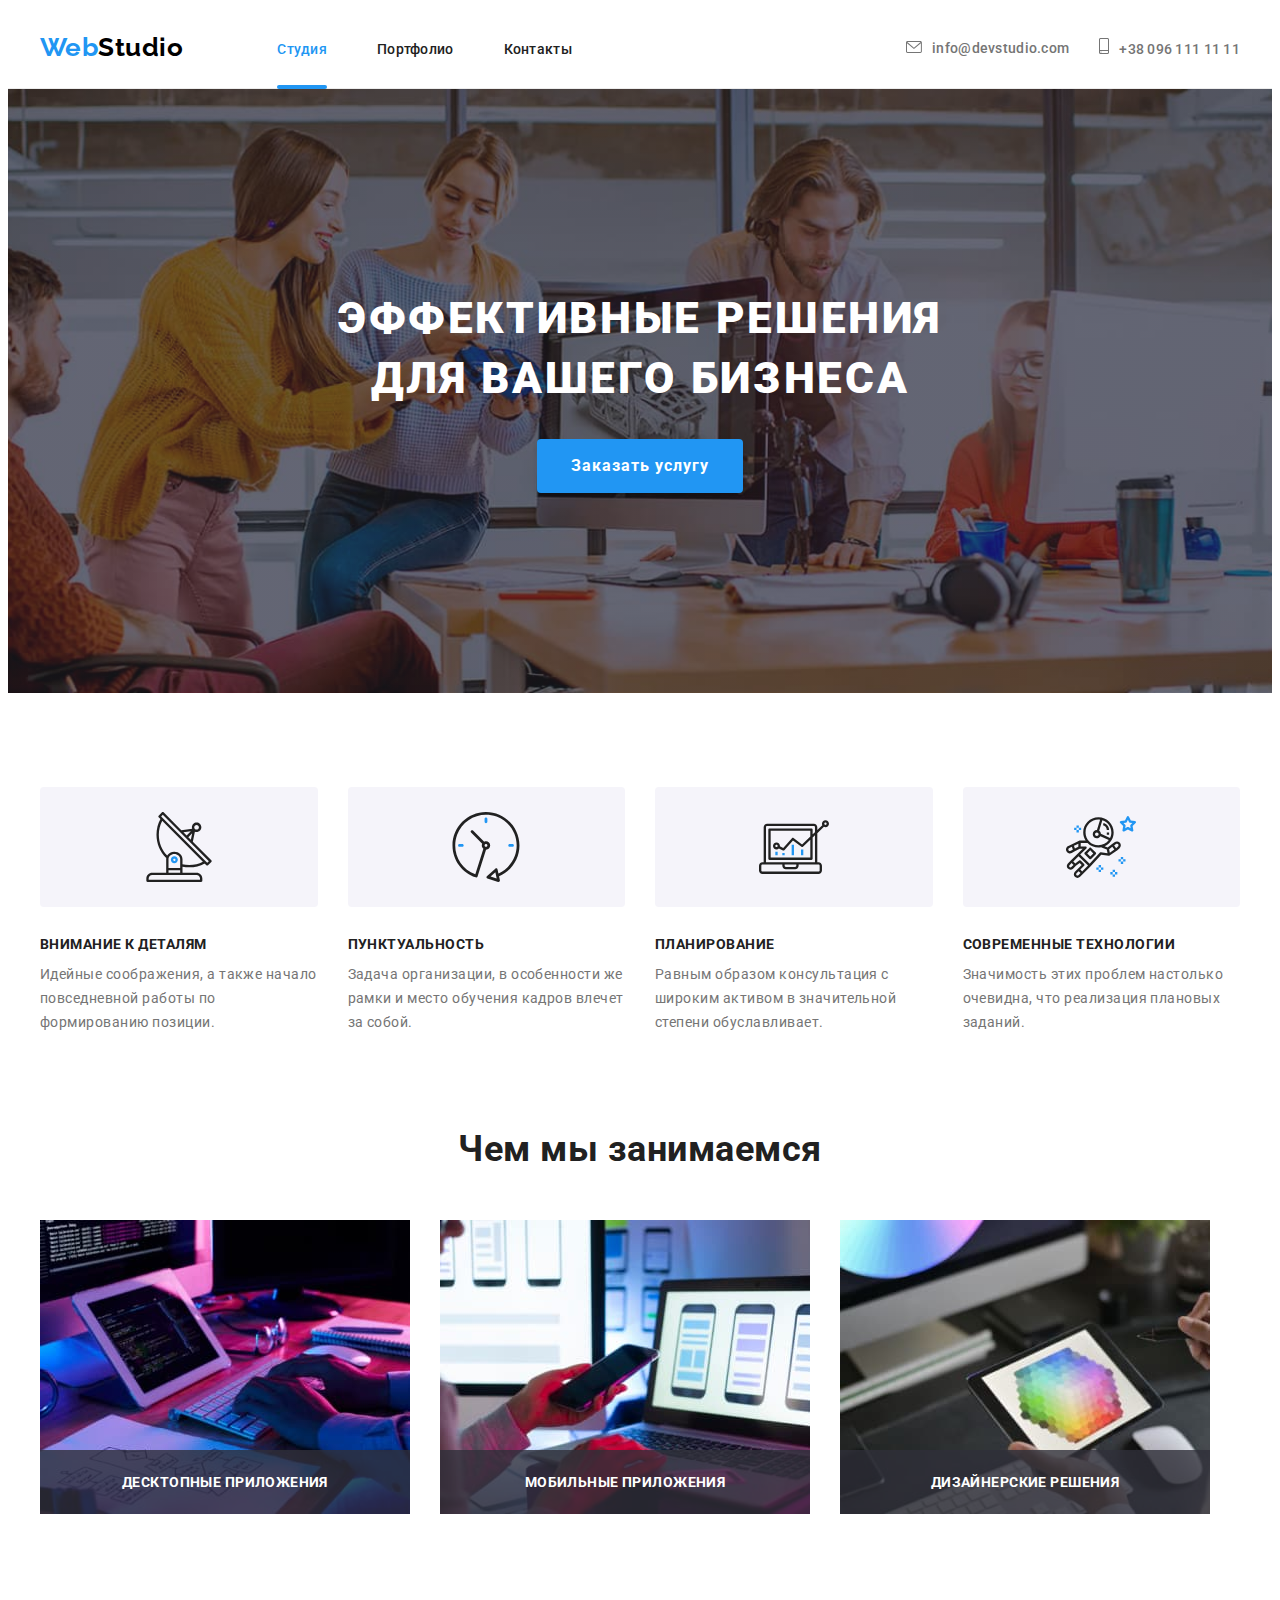
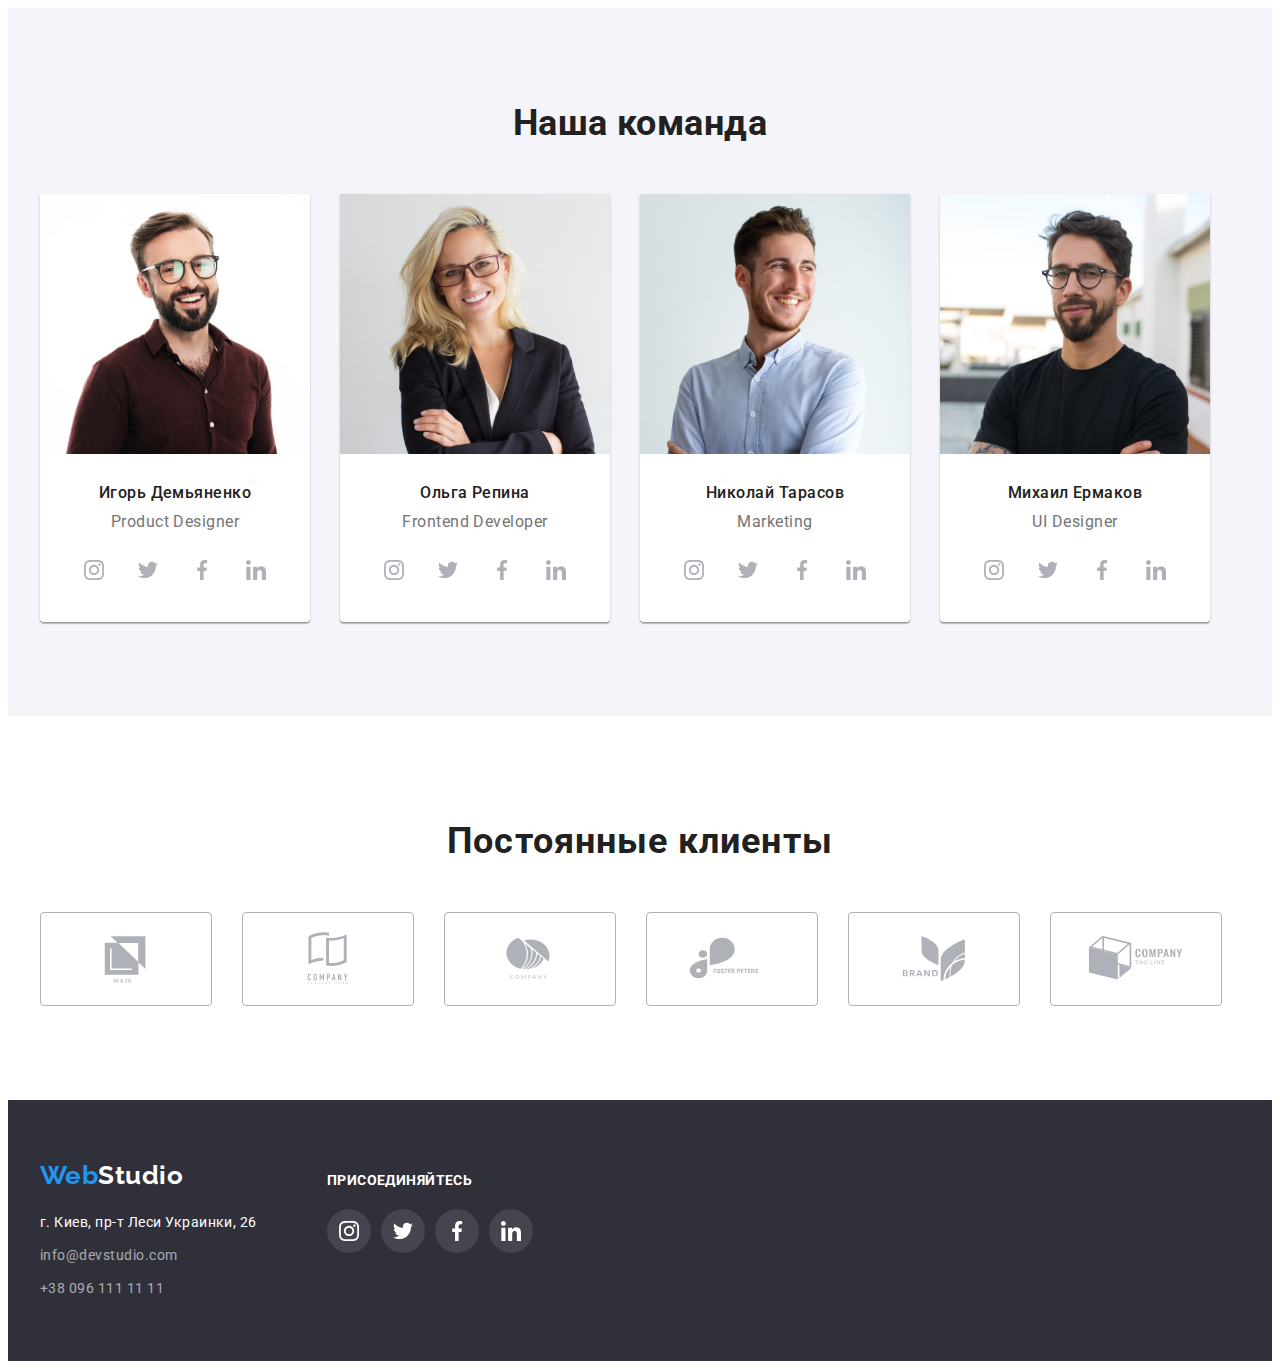
<file: index.html>
<!DOCTYPE html>
<html lang="ru">
  <head>
    <meta charset="UTF-8" />
    <meta http-equiv="X-UA-Compatible" content="IE=edge" />
    <meta name="viewport" content="width=device-width, initial-scale=1.0" />
    <title>Студия</title>
    <link
      rel="stylesheet"
      href="https://cdnjs.cloudflare.com/ajax/libs/modern-normalize/1.1.0/modern-normalize.min.css"
      integrity="sha512-wpPYUAdjBVSE4KJnH1VR1HeZfpl1ub8YT/NKx4PuQ5NmX2tKuGu6U/JRp5y+Y8XG2tV+wKQpNHVUX03MfMFn9Q=="
      crossorigin="anonymous"
      referrerpolicy="no-referrer"
    />
    <link rel="stylesheet" href="./css/styles.css" />
    <link rel="preconnect" href="https://fonts.googleapis.com" />
    <link rel="preconnect" href="https://fonts.gstatic.com" crossorigin />
    <link
      href="https://fonts.googleapis.com/css2?family=Raleway:wght@700&family=Roboto:wght@400;500;700;900&display=swap"
      rel="stylesheet"
    />
  </head>
  <body>
    <!-- Шапка сайта -->

    <header class="header">
      <div class="container">
        <a class="header-logo-main link" href="./"
          ><span class="header-logo-blue link">Web</span>Studio</a
        >
        <nav class="header-nav">
          <ul class="header-list list">
            <li class="header-item">
              <a class="nav-link link current" href="index.html">Студия</a>
            </li>
            <li class="header-item">
              <a class="nav-link link" href="portfolio.html">Портфолио</a>
            </li>
            <li class="header-item">
              <a class="nav-link link" href="./">Контакты</a>
            </li>
          </ul>
        </nav>
        <div class="header-contacts">
          <ul class="header-contacts-list list">
            <li class="header-contacts-item">
              <a class="header-contacts link" href="mailto:info@devstudio.com"
                ><svg class="header-icon" width="16" height="12">
                  <use href="./images/icon.svg#icon-envelope"></use></svg
                >info@devstudio.com</a
              >
            </li>
            <li class="header-item">
              <a class="header-contacts link" href="tel:+380961111111"
                ><svg class="header-icon" width="10" height="16">
                  <use href="./images/icon.svg#icon-smartphone"></use></svg
                >+38 096 111 11 11</a
              >
            </li>
          </ul>
        </div>
      </div>
    </header>

    <!-- Основной блок -->

    <main>
      <!-- Герой -->

      <section class="hero">
        <div class="container">
          <div class="hero-content">
            <h1 class="hero-title">
              Эффективные решения <br />
              для вашего бизнеса
            </h1>
            <button class="hero-button btn" type="button" data-modal-open>
              Заказать услугу
            </button>
          </div>
        </div>
      </section>

      <!-- Особенности -->

      <section class="section spec">
        <div class="container">
          <ul class="spec-list list">
            <li class="spec-item antenna-1">
              <h3 class="spec-title">Внимание к деталям</h3>
              <p class="spec-about">
                Идейные соображения, а также начало повседневной работы по
                формированию позиции.
              </p>
            </li>
            <li class="spec-item clock-1">
              <h3 class="spec-title">Пунктуальность</h3>
              <p class="spec-about">
                Задача организации, в особенности же рамки и место обучения
                кадров влечет за собой.
              </p>
            </li>
            <li class="spec-item diagram-1">
              <h3 class="spec-title">Планирование</h3>
              <p class="spec-about">
                Равным образом консультация с широким активом в значительной
                степени обуславливает.
              </p>
            </li>
            <li class="spec-item astronaut-1">
              <h3 class="spec-title">Современные технологии</h3>
              <p class="spec-about">
                Значимость этих проблем настолько очевидна, что реализация
                плановых заданий.
              </p>
            </li>
          </ul>
        </div>
      </section>

      <!-- Чем занимаемся -->

      <section class="section">
        <div class="container">
          <h2 class="directions-title">Чем мы занимаемся</h2>
          <ul class="directions-list">
            <li class="directions-works">
              <img src="images/pc.jpg" alt="верстка" width="370" />
              <div class="direction-img-text">
                <p class="direction-text">Десктопные приложения</p>
              </div>
            </li>
            <li class="directions-works">
              <img src="images/mobile.jpg" alt="дизайн" width="370" />
              <div class="direction-img-text">
                <p class="direction-text">Мобильные приложения</p>
              </div>
            </li>
            <li class="directions-works">
              <img
                src="images/tablet.jpg"
                alt="внешнее оформление"
                width="370"
              />
              <div class="direction-img-text">
                <p class="direction-text">Дизайнерские решения</p>
              </div>
            </li>
          </ul>
        </div>
      </section>

      <!-- Команда -->

      <section class="section team">
        <div class="container">
          <h2 class="team-title">Наша команда</h2>
          <ul class="team-list">
            <li class="team-item">
              <div class="team-decoration">
                <a href="./" class="teammate-image"
                  ><img src="images/designer.jpg" alt="Дизайнер" width="270"
                /></a>
                <div class="container-text">
                  <h3 class="teammate-name">Игорь Демьяненко</h3>
                  <p class="teammate-position" lang="en">Product Designer</p>
                  <ul class="teammate-soc-list list">
                    <li class="teammate-soc-item">
                      <a href="" class="teammate-soc-link link">
                        <svg class="teammate-soc-icon" width="20" height="20">
                          <use href="./images/icon.svg#icon-instagram"></use>
                        </svg>
                      </a>
                    </li>
                    <li class="teammate-soc-item">
                      <a href="" class="teammate-soc-link link"
                        ><svg class="teammate-soc-icon" width="20" height="20">
                          <use href="./images/icon.svg#icon-twitter"></use></svg
                      ></a>
                    </li>
                    <li class="teammate-soc-item">
                      <a href="" class="teammate-soc-link link"
                        ><svg class="teammate-soc-icon" width="20" height="20">
                          <use
                            href="./images/icon.svg#icon-facebook"
                          ></use></svg
                      ></a>
                    </li>
                    <li class="teammate-soc-item">
                      <a href="" class="teammate-soc-link link"
                        ><svg class="teammate-soc-icon" width="20" height="20">
                          <use
                            href="./images/icon.svg#icon-linkedin"
                          ></use></svg
                      ></a>
                    </li>
                  </ul>
                </div>
              </div>
            </li>
            <li class="team-item">
              <div class="team-decoration">
                <a href="./" class="teammate-image"
                  ><img
                    src="images/developer.jpg"
                    alt="Фронтэнд Разработчик"
                    width="270"
                /></a>
                <div class="container-text">
                  <h3 class="teammate-name">Ольга Репина</h3>
                  <p class="teammate-position" lang="en">Frontend Developer</p>
                  <ul class="teammate-soc-list list">
                    <li class="teammate-soc-item">
                      <a href="" class="teammate-soc-link link">
                        <svg class="teammate-soc-icon" width="20" height="20">
                          <use href="./images/icon.svg#icon-instagram"></use>
                        </svg>
                      </a>
                    </li>
                    <li class="teammate-soc-item">
                      <a href="" class="teammate-soc-link link"
                        ><svg class="teammate-soc-icon" width="20" height="20">
                          <use href="./images/icon.svg#icon-twitter"></use></svg
                      ></a>
                    </li>
                    <li class="teammate-soc-item">
                      <a href="" class="teammate-soc-link link"
                        ><svg class="teammate-soc-icon" width="20" height="20">
                          <use
                            href="./images/icon.svg#icon-facebook"
                          ></use></svg
                      ></a>
                    </li>
                    <li class="teammate-soc-item">
                      <a href="" class="teammate-soc-link link"
                        ><svg class="teammate-soc-icon" width="20" height="20">
                          <use
                            href="./images/icon.svg#icon-linkedin"
                          ></use></svg
                      ></a>
                    </li>
                  </ul>
                </div>
              </div>
            </li>
            <li class="team-item">
              <div class="team-decoration">
                <a href="./" class="teammate-image"
                  ><img src="images/marketing.jpg" alt="Маркетинг" width="270"
                /></a>
                <div class="container-text">
                  <h3 class="teammate-name">Николай Тарасов</h3>
                  <p class="teammate-position" lang="en">Marketing</p>
                  <ul class="teammate-soc-list list">
                    <li class="teammate-soc-item">
                      <a href="" class="teammate-soc-link link">
                        <svg class="teammate-soc-icon" width="20" height="20">
                          <use href="./images/icon.svg#icon-instagram"></use>
                        </svg>
                      </a>
                    </li>
                    <li class="teammate-soc-item">
                      <a href="" class="teammate-soc-link link"
                        ><svg class="teammate-soc-icon" width="20" height="20">
                          <use href="./images/icon.svg#icon-twitter"></use></svg
                      ></a>
                    </li>
                    <li class="teammate-soc-item">
                      <a href="" class="teammate-soc-link link"
                        ><svg class="teammate-soc-icon" width="20" height="20">
                          <use
                            href="./images/icon.svg#icon-facebook"
                          ></use></svg
                      ></a>
                    </li>
                    <li class="teammate-soc-item">
                      <a href="" class="teammate-soc-link link"
                        ><svg class="teammate-soc-icon" width="20" height="20">
                          <use
                            href="./images/icon.svg#icon-linkedin"
                          ></use></svg
                      ></a>
                    </li>
                  </ul>
                </div>
              </div>
            </li>
            <li class="team-item">
              <div class="team-decoration">
                <a href="./" class="teammate-image"
                  ><img
                    src="images/ui.jpg"
                    alt="Дизайнер оформления"
                    width="270"
                /></a>
                <div class="container-text">
                  <h3 class="teammate-name">Михаил Ермаков</h3>
                  <p class="teammate-position">UI Designer</p>
                  <ul class="teammate-soc-list list">
                    <li class="teammate-soc-item">
                      <a href="" class="teammate-soc-link link">
                        <svg class="teammate-soc-icon" width="20" height="20">
                          <use href="./images/icon.svg#icon-instagram"></use>
                        </svg>
                      </a>
                    </li>
                    <li class="teammate-soc-item">
                      <a href="" class="teammate-soc-link link"
                        ><svg class="teammate-soc-icon" width="20" height="20">
                          <use href="./images/icon.svg#icon-twitter"></use></svg
                      ></a>
                    </li>
                    <li class="teammate-soc-item">
                      <a href="" class="teammate-soc-link link"
                        ><svg class="teammate-soc-icon" width="20" height="20">
                          <use
                            href="./images/icon.svg#icon-facebook"
                          ></use></svg
                      ></a>
                    </li>
                    <li class="teammate-soc-item">
                      <a href="" class="teammate-soc-link link"
                        ><svg class="teammate-soc-icon" width="20" height="20">
                          <use
                            href="./images/icon.svg#icon-linkedin"
                          ></use></svg
                      ></a>
                    </li>
                  </ul>
                </div>
              </div>
            </li>
          </ul>
        </div>
      </section>

      <!-- Customer -->

      <section class="customer">
        <div class="container customer-container">
          <h2 class="customer-title">Постоянные клиенты</h2>
          <ul class="customer-list list">
            <li class="customer-item">
              <a href="./" class="customer-link link"
                ><svg class="customer-icon" width="41" height="46.7">
                  <use href="./images/icon.svg#icon-Logo"></use></svg
              ></a>
            </li>
            <li class="customer-item">
              <a href="" class="customer-link link"
                ><svg class="customer-icon" width="40" height="52">
                  <use href="./images/icon.svg#icon-Logo-1"></use></svg
              ></a>
            </li>
            <li class="customer-item">
              <a href="" class="customer-link link"
                ><svg class="customer-icon" width="43.46" height="41.18">
                  <use href="./images/icon.svg#icon-Logo-2"></use></svg
              ></a>
            </li>
            <li class="customer-item">
              <a href="" class="customer-link link"
                ><svg class="customer-icon" width="84.44" height="40.62">
                  <use href="./images/icon.svg#icon-Logo-3"></use></svg
              ></a>
            </li>
            <li class="customer-item">
              <a href="" class="customer-link link"
                ><svg class="customer-icon" width="62.54" height="45.43">
                  <use href="./images/icon.svg#icon-Logo-4"></use></svg
              ></a>
            </li>
            <li class="customer-item">
              <a href="" class="customer-link link"
                ><svg class="customer-icon" width="93.79" height="43.93">
                  <use href="./images/icon.svg#icon-Logo-5"></use></svg
              ></a>
            </li>
          </ul>
        </div>
      </section>
    </main>

    <!-- Футер -->

    <footer class="footer">
      <div class="container footer-wrap">
        <div class="footer-cont">
          <a class="footer-logo-main link" href="./"
            ><span class="footer-logo-blue link">Web</span>Studio</a
          >
          <address class="footer-address link">
            <p>г. Киев, пр-т Леси Украинки, 26</p>
          </address>
          <ul class="footer-list">
            <li class="footer-item">
              <a class="footer-contacts link" href="mailto:info@devstudio.com"
                >info@devstudio.com</a
              >
            </li>
            <li class="footer-item">
              <a class="footer-contacts link" href="tel:+380961111111"
                >+38 096 111 11 11</a
              >
            </li>
          </ul>
        </div>
        <div class="footer-soc-container">
          <h3 class="footer-enjoy">присоединяйтесь</h3>
          <ul class="footer-soc-list list">
            <li class="footer-soc-item">
              <a href="" class="footer-soc-link link">
                <svg class="footer-soc-icon" width="20" height="20">
                  <use href="./images/icon.svg#icon-instagram"></use>
                </svg>
              </a>
            </li>
            <li class="footer-soc-item">
              <a href="" class="footer-soc-link link"
                ><svg class="footer-soc-icon" width="20" height="20">
                  <use href="./images/icon.svg#icon-twitter"></use></svg
              ></a>
            </li>
            <li class="footer-soc-item">
              <a href="" class="footer-soc-link link"
                ><svg class="footer-soc-icon" width="20" height="20">
                  <use href="./images/icon.svg#icon-facebook"></use></svg
              ></a>
            </li>
            <li class="footer-soc-item">
              <a href="" class="footer-soc-link link"
                ><svg class="footer-soc-icon" width="20" height="20">
                  <use href="./images/icon.svg#icon-linkedin"></use></svg
              ></a>
            </li>
          </ul>
        </div>
      </div>
    </footer>
    <div class="backdrop is-hidden" data-modal>
      <div class="modal">
        <button type="button" class="modal-close-btn" data-modal-close>
          <svg class="masters-soc-icon" width="18" height="18">
            <use href="./images/icon.svg#icon-Vector"></use>
          </svg>
        </button>
      </div>
    </div>
    <script src="./js/modal.js"></script>
  </body>
</html>
</file>
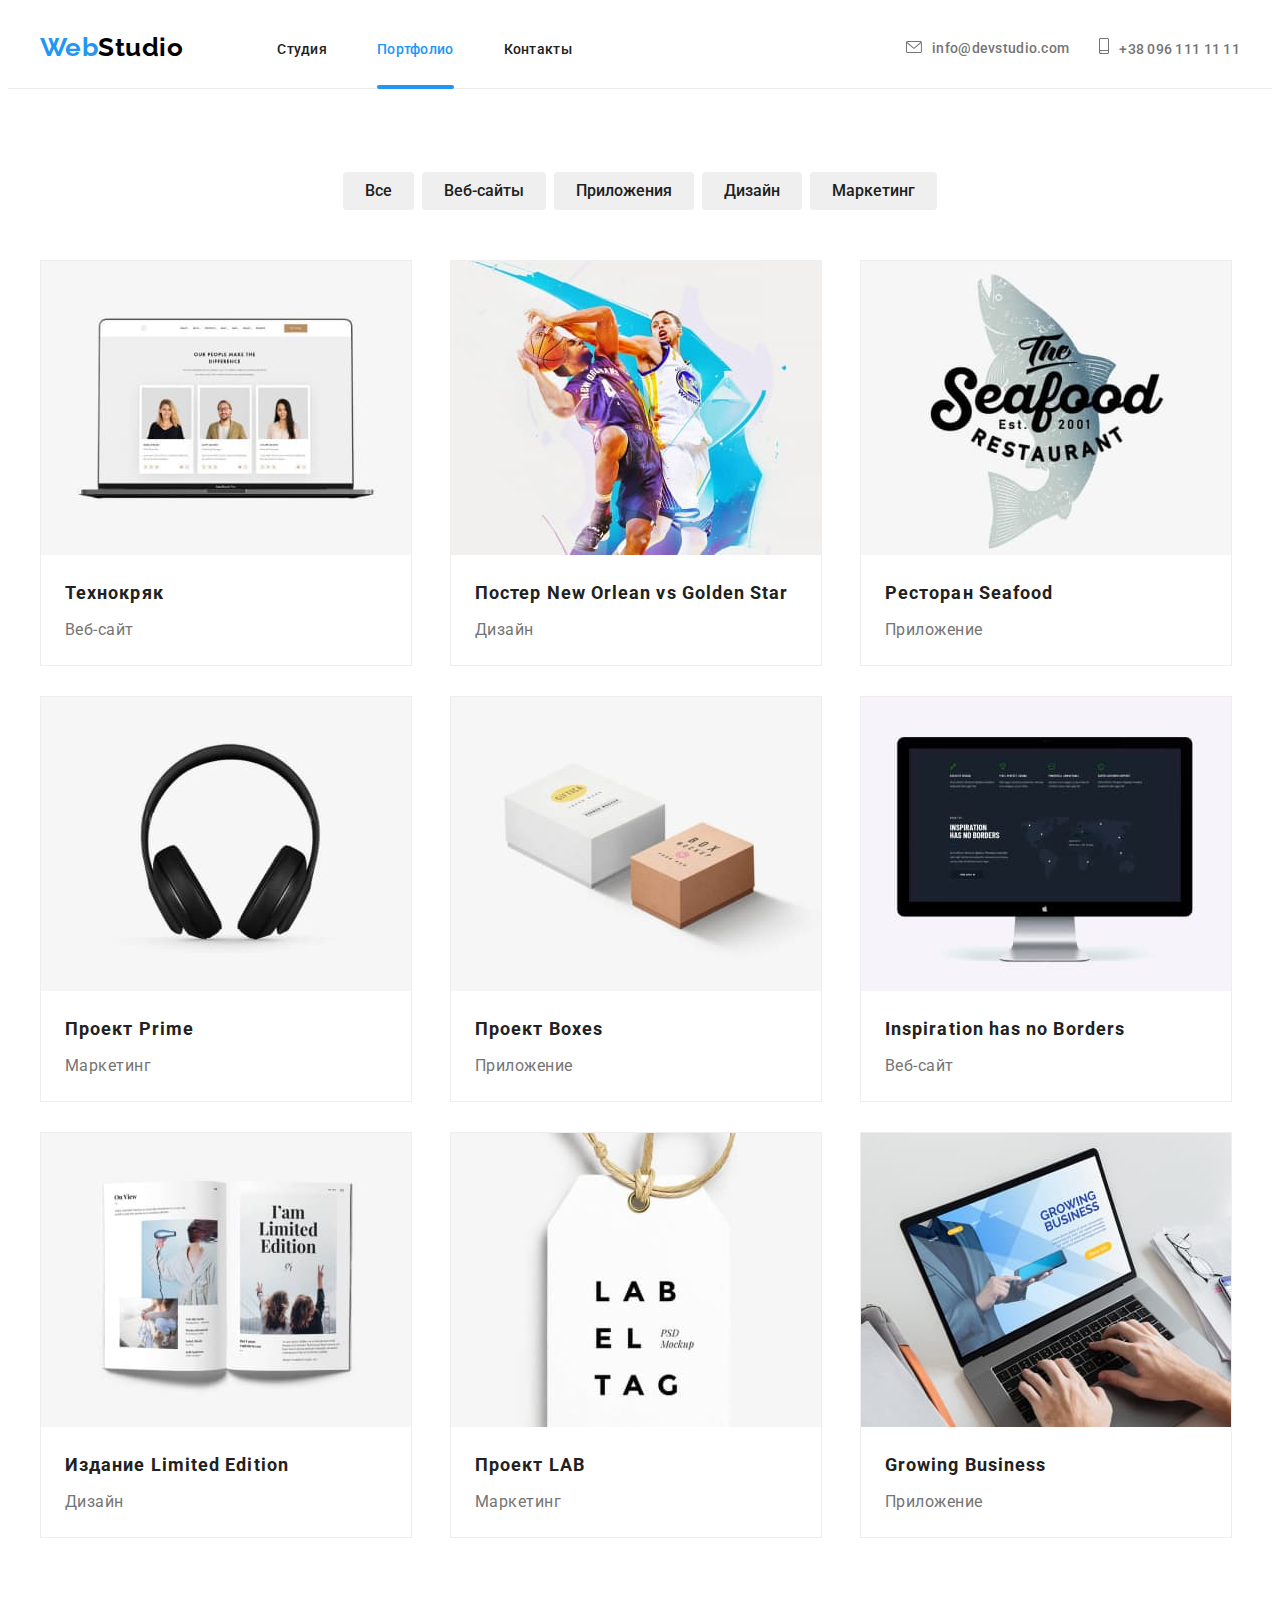
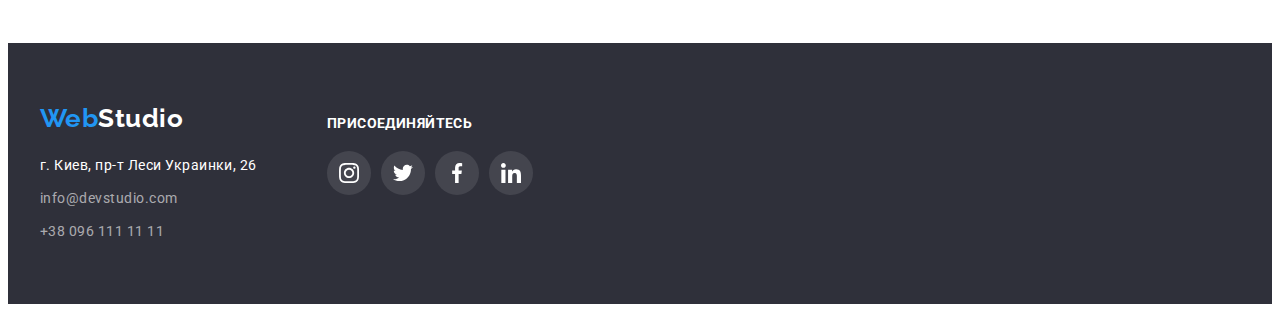
<file: portfolio.html>
<!DOCTYPE html>
<html lang="ru">
  <head>
    <meta charset="UTF-8" />
    <meta http-equiv="X-UA-Compatible" content="IE=edge" />
    <meta name="viewport" content="width=device-width, initial-scale=1.0" />
    <title>Портфолио</title>
    <link
      rel="stylesheet"
      href="https://cdnjs.cloudflare.com/ajax/libs/modern-normalize/1.1.0/modern-normalize.min.css"
      integrity="sha512-wpPYUAdjBVSE4KJnH1VR1HeZfpl1ub8YT/NKx4PuQ5NmX2tKuGu6U/JRp5y+Y8XG2tV+wKQpNHVUX03MfMFn9Q=="
      crossorigin="anonymous"
      referrerpolicy="no-referrer"
    />
    <link rel="stylesheet" href="./css/styles.css" />
    <link rel="preconnect" href="https://fonts.googleapis.com" />
    <link rel="preconnect" href="https://fonts.gstatic.com" crossorigin />
    <link
      href="https://fonts.googleapis.com/css2?family=Raleway:wght@700&family=Roboto:wght@400;500;700;900&display=swap"
      rel="stylesheet"
    />
  </head>
  <body>
    <!-- Шапка сайта -->

    <header class="header">
      <div class="container">
        <a class="header-logo-main link" href="./"
          ><span class="header-logo-blue link">Web</span>Studio</a
        >
        <nav class="header-nav">
          <ul class="header-list list">
            <li class="header-item">
              <a class="nav-link link" href="index.html">Студия</a>
            </li>
            <li class="header-item">
              <a class="nav-link link current" href="portfolio.html"
                >Портфолио</a
              >
            </li>
            <li class="header-item">
              <a class="nav-link link" href="./">Контакты</a>
            </li>
          </ul>
        </nav>
        <div class="header-contacts">
          <ul class="header-contacts-list list">
            <li class="header-contacts-item">
              <a class="header-contacts link" href="mailto:info@devstudio.com"
                ><svg class="header-icon" width="16" height="12">
                  <use href="./images/icon.svg#icon-envelope"></use></svg
                >info@devstudio.com</a
              >
            </li>
            <li class="header-item">
              <a class="header-contacts link" href="tel:+380961111111"
                ><svg class="header-icon" width="10" height="16">
                  <use href="./images/icon.svg#icon-smartphone"></use></svg
                >+38 096 111 11 11</a
              >
            </li>
          </ul>
        </div>
      </div>
    </header>

    <!-- Основной блок -->

    <section class="projects">
      <div class="container">
        <!-- Кнопки -->

        <h1 class="project-title visually-hidden">Список работ</h1>
        <ul class="project-list-btn">
          <li class="project-item-btn">
            <button class="project-btn" type="button">Все</button>
          </li>
          <li class="project-item-btn">
            <button class="project-btn" type="button">Веб-сайты</button>
          </li>
          <li class="project-item-btn">
            <button class="project-btn" type="button">Приложения</button>
          </li>
          <li class="project-item-btn">
            <button class="project-btn" type="button">Дизайн</button>
          </li>
          <li class="project-item-btn">
            <button class="project-btn" type="button">Маркетинг</button>
          </li>
        </ul>

        <!-- Постеры -->

        <ul class="project-list list">
          <li class="project-item">
            <div class="project-decoration">
              <a class="project-link">
                <div class="project-img-decoration">
                  <img
                    class="project-img"
                    src="images/web-site-techcrack.jpg"
                    alt="web-site-techcrack"
                    width="370"
                  />
                  <p class="project-img-text">
                    Ресурс предлагает комплексные предложения с разным уровнем
                    функционала и сервисов. Все это позволит посетителю получить
                    исчерпывающие сведения о компании или частном лице.
                  </p>
                </div>
                <div class="title-decoration">
                  <h2 class="title-project">Технокряк</h2>
                  <p class="title-class">Веб-сайт</p>
                </div>
              </a>
            </div>
          </li>

          <li class="project-item">
            <div class="project-decoration">
              <a class="project-link"
                ><div class="project-img-decoration">
                  <img
                    class="project-img"
                    src="images/poster-basketball.jpg"
                    alt="poster-basketball"
                    width="370"
                  />
                  <p class="project-img-text">
                    Ресурс предлагает комплексные предложения с разным уровнем
                    функционала и сервисов. Все это позволит посетителю получить
                    исчерпывающие сведения о компании или частном лице.
                  </p>
                </div>
                <div class="title-decoration">
                  <h2 class="title-project">
                    Постер <span lang="en">New Orlean vs Golden Star</span>
                  </h2>
                  <p class="title-class">Дизайн</p>
                </div>
              </a>
            </div>
          </li>

          <li class="project-item">
            <div class="project-decoration">
              <a class="project-link"
                ><div class="project-img-decoration">
                  <img
                    class="project-img"
                    src="images/app-restaurant.jpg"
                    alt="app-restaurant"
                    width="370"
                  />
                  <p class="project-img-text">
                    Ресурс предлагает комплексные предложения с разным уровнем
                    функционала и сервисов. Все это позволит посетителю получить
                    исчерпывающие сведения о компании или частном лице.
                  </p>
                </div>
                <div class="title-decoration">
                  <h2 class="title-project">Ресторан Seafood</h2>
                  <p class="title-class">Приложение</p>
                </div>
              </a>
            </div>
          </li>

          <li class="project-item">
            <div class="project-decoration">
              <a class="project-link"
                ><div class="project-img-decoration">
                  <img
                    class="project-img"
                    src="images/marketing-headphones.jpg"
                    alt="marketing-headphones"
                    width="370"
                  />
                  <p class="project-img-text">
                    Ресурс предлагает комплексные предложения с разным уровнем
                    функционала и сервисов. Все это позволит посетителю получить
                    исчерпывающие сведения о компании или частном лице.
                  </p>
                </div>
                <div class="title-decoration">
                  <h2 class="title-project">
                    Проект <span lang="en">Prime</span>
                  </h2>
                  <p class="title-class">Маркетинг</p>
                </div>
              </a>
            </div>
          </li>

          <li class="project-item">
            <div class="project-decoration">
              <a class="project-link"
                ><div class="project-img-decoration">
                  <img
                    class="project-img"
                    src="images/app-boxes.jpg"
                    alt="app-boxes"
                    width="370"
                  />
                  <p class="project-img-text">
                    Ресурс предлагает комплексные предложения с разным уровнем
                    функционала и сервисов. Все это позволит посетителю получить
                    исчерпывающие сведения о компании или частном лице.
                  </p>
                </div>
                <div class="title-decoration">
                  <h2 class="title-project">
                    Проект <span lang="en">Boxes</span>
                  </h2>
                  <p class="title-class">Приложение</p>
                </div>
              </a>
            </div>
          </li>

          <li class="project-item">
            <div class="project-decoration">
              <a class="project-link"
                ><div class="project-img-decoration">
                  <img
                    class="project-img"
                    src="images/web-site-noborders.jpg"
                    alt="web-site-noborders"
                    width="370"
                  />
                  <p class="project-img-text">
                    Ресурс предлагает комплексные предложения с разным уровнем
                    функционала и сервисов. Все это позволит посетителю получить
                    исчерпывающие сведения о компании или частном лице.
                  </p>
                </div>
                <div class="title-decoration">
                  <h2 class="title-project" lang="en">
                    Inspiration has no Borders
                  </h2>
                  <p class="title-class">Веб-сайт</p>
                </div>
              </a>
            </div>
          </li>

          <li class="project-item">
            <div class="project-decoration">
              <a class="project-link"
                ><div class="project-img-decoration">
                  <img
                    class="project-img"
                    src="images/design-book.jpg"
                    alt="design-book"
                    width="370"
                  />
                  <p class="project-img-text">
                    Ресурс предлагает комплексные предложения с разным уровнем
                    функционала и сервисов. Все это позволит посетителю получить
                    исчерпывающие сведения о компании или частном лице.
                  </p>
                </div>
                <div class="title-decoration">
                  <h2 class="title-project">
                    Издание <span lang="en">Limited Edition</span>
                  </h2>
                  <p class="title-class">Дизайн</p>
                </div>
              </a>
            </div>
          </li>

          <li class="project-item">
            <div class="project-decoration">
              <a class="project-link"
                ><div class="project-img-decoration">
                  <img
                    class="project-img"
                    src="images/marketing-lab.jpg"
                    alt="marketing-lab"
                    width="370"
                  />
                  <p class="project-img-text">
                    Ресурс предлагает комплексные предложения с разным уровнем
                    функционала и сервисов. Все это позволит посетителю получить
                    исчерпывающие сведения о компании или частном лице.
                  </p>
                </div>
                <div class="title-decoration">
                  <h2 class="title-project">
                    Проект <span lang="en">LAB</span>
                  </h2>
                  <p class="title-class">Маркетинг</p>
                </div>
              </a>
            </div>
          </li>

          <li class="project-item">
            <div class="project-decoration">
              <a class="project-link"
                ><div class="project-img-decoration">
                  <img
                    class="project-img"
                    src="images/app-business.jpg"
                    alt="app-business"
                    width="370"
                  />
                  <p class="project-img-text">
                    Ресурс предлагает комплексные предложения с разным уровнем
                    функционала и сервисов. Все это позволит посетителю получить
                    исчерпывающие сведения о компании или частном лице.
                  </p>
                </div>
                <div class="title-decoration">
                  <h2 class="title-project" lang="en">Growing Business</h2>
                  <p class="title-class">Приложение</p>
                </div>
              </a>
            </div>
          </li>
        </ul>
      </div>
    </section>
    <!-- Футер -->
    <footer class="footer">
      <div class="container footer-wrap">
        <div class="footer-cont">
          <a class="footer-logo-main link" href="./"
            ><span class="footer-logo-blue link">Web</span>Studio</a
          >
          <address class="footer-address link">
            <p>г. Киев, пр-т Леси Украинки, 26</p>
          </address>
          <ul class="footer-list">
            <li class="footer-item">
              <a class="footer-contacts link" href="mailto:info@devstudio.com"
                >info@devstudio.com</a
              >
            </li>
            <li class="footer-item">
              <a class="footer-contacts link" href="tel:+380961111111"
                >+38 096 111 11 11</a
              >
            </li>
          </ul>
        </div>
        <div class="footer-soc-container">
          <h3 class="footer-enjoy">присоединяйтесь</h3>
          <ul class="footer-soc-list list">
            <li class="footer-soc-item">
              <a href="" class="footer-soc-link link">
                <svg class="footer-soc-icon" width="20" height="20">
                  <use href="./images/icon.svg#icon-instagram"></use>
                </svg>
              </a>
            </li>
            <li class="footer-soc-item">
              <a href="" class="footer-soc-link link"
                ><svg class="footer-soc-icon" width="20" height="20">
                  <use href="./images/icon.svg#icon-twitter"></use></svg
              ></a>
            </li>
            <li class="footer-soc-item">
              <a href="" class="footer-soc-link link"
                ><svg class="footer-soc-icon" width="20" height="20">
                  <use href="./images/icon.svg#icon-facebook"></use></svg
              ></a>
            </li>
            <li class="footer-soc-item">
              <a href="" class="footer-soc-link link"
                ><svg class="footer-soc-icon" width="20" height="20">
                  <use href="./images/icon.svg#icon-linkedin"></use></svg
              ></a>
            </li>
          </ul>
        </div>
      </div>
    </footer>
  </body>
</html>
</file>
<file: css/styles.css>
:root {
  --main-btn-color: #ffffff;
  --second-btn-color: #212121;
  --accent-color: #2196f3;
  --main-title-color: #ffffff;
  --second-title-color: #212121;
  --main-text-color: #757575;
  --main-link-color: #212121;
  --background-color: #2f303a;
  --font-size-main: 16px;
  --font-size-second: 14px;
}

body {
  font-family: "Roboto", sans-serif;
  letter-spacing: 0.03em;
}

p,
h1,
h2,
h3,
h4,
h5,
h6 {
  margin: 0;
}

ul,
ol {
  margin: 0;
  padding-left: 0;
}

button {
  cursor: pointer;
}

img {
  display: block;
}

li {
  list-style-type: none;
}

.list {
  list-style: none;
}

.link {
  text-decoration: none;
}

.visually-hidden {
  position: absolute;
  width: 1px;
  height: 1px;
  margin: -1px;
  border: 0;
  padding: 0;
  white-space: nowrap;
  clip-path: inset(100%);
  clip: rect(0 0 0 0);
  overflow: hidden;
}

.container {
  width: 1200px;
  margin: 0 auto;
  padding-left: 15px;
  padding-right: 15px;
  /* outline: 1px solid red; */
}

.section {
  padding-top: 94px;
  padding-bottom: 94px;
}

/* ---------------------HEADER--------------------------- */

.header {
  border-bottom: 1px solid #ececec;
}

.header-logo-main {
  color: #000000;
  font-family: "Raleway", sans-serif;
  font-weight: 700;
  font-size: 26px;
  line-height: 1.2;
  margin-right: 94px;
}

.header-logo-blue {
  color: var(--accent-color);
  font-family: "Raleway", sans-serif;
  font-weight: 700;
  font-size: 26px;
  line-height: 1.2;
}

.header .container {
  display: flex;
  align-items: center;
  height: 80px;
}

.header-list {
  display: flex;
  align-items: center;
}

.header-item:not(:last-child) {
  margin-right: 50px;
}

.header-item .current {
  color: var(--accent-color);
}

.nav-link {
  position: relative;
  color: var(--main-link-color);
  font-weight: 500;
  font-size: var(--font-size-second);
  line-height: 1.15;
  letter-spacing: 0.02em;
  padding-bottom: 32px;
  transition-property: color;
  transition-duration: 250ms;
  transition-timing-function: cubic-bezier(0.4, 0, 0.2, 1);
}

.nav-link:hover,
.nav-link:focus,
.nav-link:active {
  color: var(--accent-color);
}

.current::after {
  position: absolute;
  content: "";
  left: 0px;
  bottom: 0px;
  width: 100%;
  height: 4px;
  border-radius: 2px;
  background-color: var(--accent-color);
}

.header-contacts {
  margin-left: auto;
}

.header-contacts-list {
  display: flex;
  align-items: center;
}

.header-contacts-item:not(:last-child) {
  margin-right: 30px;
}

.header-contacts {
  color: var(--main-text-color);
  font-weight: 500;
  font-size: var(--font-size-second);
  line-height: 1.15;
  letter-spacing: 0.02em;
  transition-property: color;
  transition-duration: 250ms;
  transition-timing-function: cubic-bezier(0.4, 0, 0.2, 1);
}

.header-contacts:hover,
.header-contacts:focus {
  color: var(--accent-color);
}

.header-icon {
  margin-right: 10px;
  fill: currentColor;
}

/* ----------------MAIN-PAGE--HERO--------------------- */

.hero {
  background-color: #c4c4c4;
  background-image: linear-gradient(
      rgba(47, 48, 58, 0.4),
      rgba(47, 48, 58, 0.4)
    ),
    url(../images/bg-foto.jpg);
  background-repeat: no-repeat;
  background-position: center;
  background-size: cover;
  max-width: 1600px;
  margin: 0 auto;
}

.hero-content {
  padding-top: 200px;
  padding-bottom: 200px;
}

.hero-title {
  font-weight: 900;
  font-size: 44px;
  line-height: 1.36;
  text-align: center;
  letter-spacing: 0.06em;
  text-transform: uppercase;
  color: var(--main-title-color);
}

.btn {
  margin: 0 auto;
  display: block;
  margin-top: 30px;
}

.hero-button {
  padding: 10px 32px;
  font-family: inherit;
  font-weight: 700;
  font-size: var(--font-size-main);
  line-height: 1.88;
  letter-spacing: 0.06em;
  color: var(--main-btn-color);
  background-color: var(--accent-color);
  box-shadow: 0px 4px 4px rgba(0, 0, 0, 0.15);
  border-radius: 4px;
  border-color: transparent;
  transition-property: background-color;
  transition-duration: 250ms;
  transition-timing-function: cubic-bezier(0.4, 0, 0.2, 1);
}

.hero-button:hover,
.hero-button:focus {
  background-color: #188ce8;
}

/* ----------------MAIN-PAGE--SPEC--------------------- */
.spec {
  padding-bottom: 0px;
}

.spec-list {
  display: flex;
}

.spec-item {
  flex-basis: calc(100% / 4);
}

.spec-item:not(:last-child) {
  margin-right: 30px;
}

.spec-item::before {
  content: "";
  display: block;
  height: 120px;
  margin-bottom: 30px;
  border-radius: 4px;
  background-color: #f5f4fa;
  background-repeat: no-repeat;
  background-position: center;
  background-size: 70px;
}

.antenna-1::before {
  background-image: url(../images/antenna.svg);
}

.clock-1::before {
  background-image: url(../images/clock.svg);
}

.diagram-1::before {
  background-image: url(../images/diagram.svg);
}

.astronaut-1::before {
  background-image: url(../images/astronaut.svg);
}

.spec-title {
  font-size: var(--font-size-second);
  line-height: 1.14;
  text-transform: uppercase;
  color: var(--second-title-color);
}

.spec-about {
  margin-top: 10px;
  font-size: var(--font-size-second);
  line-height: 1.71;
  color: var(--main-text-color);
}

/* ----------------MAIN-PAGE--DIRECTIONS--------------------- */

.directions-title {
  font-size: 36px;
  line-height: 1.16;
  text-align: center;
  color: var(--second-title-color);
}

.directions-list {
  display: flex;
  margin-top: 50px;
}

.directions-works + .directions-works {
  margin-left: 30px;
}

.directions-works {
  position: relative;
}

.direction-img-text {
  position: absolute;
  bottom: 0;
  width: 100%;
  background-color: rgba(47, 48, 58, 0.8);
}
.direction-text {
  padding: 24px 0px;
  font-weight: 700;
  font-size: 14px;
  line-height: 1.15;
  text-align: center;
  letter-spacing: 0.03em;
  text-transform: uppercase;
  color: var(--main-title-color);
}
/* ----------------MAIN-PAGE--TEAM--------------------- */
.team {
  background-color: #f5f4fa;
}

.team-title {
  font-size: 36px;
  line-height: 1.17;
  text-align: center;
  color: var(--second-title-color);
}

.team-list {
  display: flex;
  margin-top: 50px;
}

.team-item:not(:last-child) {
  margin-right: 30px;
}

.team-decoration {
  background-color: #ffffff;
  width: 270px;
  height: 428px;
  box-shadow: 0px 1px 3px rgba(0, 0, 0, 0.12), 0px 1px 1px rgba(0, 0, 0, 0.14),
    0px 2px 1px rgba(0, 0, 0, 0.2);
  border-radius: 0px 0px 4px 4px;
}

.container-text {
  padding-top: 30px;
  padding-bottom: 30px;
}

.teammate-name {
  font-weight: 500;
  font-size: var(--font-size-main);
  line-height: 1.18;
  text-align: center;
  color: var(--second-title-color);
}

.teammate-position {
  margin-top: 10px;
  margin-bottom: 16px;
  font-size: var(--font-size-main);
  line-height: 1.18;
  text-align: center;
  color: var(--main-text-color);
}

.teammate-soc-list {
  display: flex;
  justify-content: center;
}

.teammate-soc-item {
  width: 44px;
  height: 44px;
  margin-right: 10px;
}

.teammate-soc-item:last-child {
  margin-right: 0;
}

.teammate-soc-link {
  display: flex;
  align-items: center;
  justify-content: center;
  width: 100%;
  height: 100%;
  background-color: transparent;
  border-radius: 50%;
  fill: #afb1b8;
  transition-property: background-color, fill, outline-style;
  transition-duration: 250ms;
  transition-timing-function: cubic-bezier(0.4, 0, 0.2, 1);
}

.teammate-soc-link:hover,
.teammate-soc-link:focus {
  background-color: var(--accent-color);
  fill: #ffffff;
  outline-style: none;
}

/* ----------------MAIN-PAGE--CUSTOMER--------------------- */

.customer-container {
  padding-top: 104px;
  padding-bottom: 94px;
}

.customer-title {
  margin-bottom: 50px;
  font-size: 36px;
  line-height: 1.17;
  text-align: center;
  letter-spacing: 0.03em;
  color: var(--second-title-color);
}

.customer-list {
  display: flex;
}

.customer-item:not(:last-child) {
  margin-right: 30px;
}

.customer-link {
  width: 170px;
  height: 92px;
  display: flex;
  justify-content: center;
  align-items: center;
  color: #afb1b8;
  border-radius: 4px;
  border: 1px solid #afb1b8;
  transition-property: color, border, outline-color;
  transition-duration: 250ms;
  transition-timing-function: cubic-bezier(0.4, 0, 0.2, 1);
}

.customer-link:hover,
.customer-link:focus {
  color: var(--accent-color);
  border: 1px solid var(--accent-color);
  outline-color: var(--accent-color);
}

.customer-icon {
  width: 106px;
  height: 60px;
  fill: currentColor;
}

/* ----------------PORTFOLIO--PROJECT--------------------- */

.projects {
  padding-top: 83px;
  padding-bottom: 105px;
}

/* ----------------PORTFOLIO--PROJECT--BUTTON---------------- */

.project-list-btn {
  display: flex;
  justify-content: center;
}

.project-item-btn {
  margin-bottom: 50px;
}

.project-item-btn:not(:last-child) {
  margin-right: 8px;
}

.project-btn {
  height: 38px;
  padding: 6px 22px;
  font-family: inherit;
  font-weight: 500;
  font-size: var(--font-size-main);
  line-height: 1.62;
  text-align: center;
  color: var(--second-btn-color);
  border-radius: 4px;
  border: none;
  transition-property: color, background-color, box-shadow;
  transition-duration: 250ms;
  transition-timing-function: cubic-bezier(0.4, 0, 0.2, 1);
}

.project-btn:hover,
.project-btn:focus,
.project-btn:active {
  color: var(--main-btn-color);
  background-color: var(--accent-color);
  box-shadow: 0px 3px 1px rgba(0, 0, 0, 0.1), 0px 1px 2px rgba(0, 0, 0, 0.08),
    0px 2px 2px rgba(0, 0, 0, 0.12);
}

/* ----------------PORTFOLIO--PROJECT--CARDS---------------- */

.project-list {
  padding: 0;
  margin: 0;
  list-style: none;
  display: flex;
  flex-wrap: wrap;
  margin-left: -30px;
  margin-top: -30px;
}

.project-list > .project-item {
  flex-basis: calc(100% / 3 - 30px);
  margin-left: 30px;
  margin-top: 30px;
}

.project-decoration {
  width: 370px;
  cursor: pointer;
  border: 1px solid #eeeeee;
  transition-property: box-shadow;
  transition-duration: 250ms;
  transition-timing-function: cubic-bezier(0.4, 0, 0.2, 1);
}

.project-decoration:hover,
.project-decoration:focus {
  box-shadow: 0px 1px 1px rgba(0, 0, 0, 0.12), 0px 4px 4px rgba(0, 0, 0, 0.06),
    1px 4px 6px rgba(0, 0, 0, 0.16);
}

.project-img-decoration {
  position: relative;
  overflow: hidden;
}

.project-img-text {
  position: absolute;
  padding: 63px 24px;
  top: 0;
  height: 100%;
  font-weight: 400;
  font-size: 18px;
  line-height: 1.56;
  letter-spacing: 0.03em;
  color: var(--main-title-color);
  background-color: rgba(33, 150, 243, 0.9);
  transform: translateY(100%);
  transition-property: transform;
  transition-duration: 250ms;
  transition-timing-function: cubic-bezier(0.4, 0, 0.2, 1);
}

.project-link:hover .project-img-text,
.project-link:focus .project-img-text {
  transform: translateY(0);
}

.title-decoration {
  padding: 20px 24px;
}

.title-project {
  font-size: 18px;
  line-height: 2;
  letter-spacing: 0.06em;
  color: var(--second-title-color);
}

.title-class {
  margin-top: 4px;
  font-size: var(--font-size-main);
  line-height: 1.88;
  color: var(--main-text-color);
}

/* ----------------FOOTER--------------------- */

.footer {
  background-color: var(--background-color);

  padding-bottom: 60px;
}

.footer-logo-main {
  font-family: "Raleway", sans-serif;
  font-weight: 700;
  font-size: 26px;
  line-height: 1.19;
  color: var(--main-title-color);
}

.footer-logo-blue {
  font-family: "Raleway", sans-serif;
  font-weight: 700;
  font-size: 26px;
  line-height: 1.19;
  color: var(--accent-color);
}

.footer-address {
  margin-top: 20px;
  font-style: normal;
  font-size: var(--font-size-second);
  line-height: 1.71;
  color: var(--main-title-color);
}

.footer-wrap {
  display: flex;
}

.footer-cont {
  padding-top: 60px;
  margin-right: 70px;
}

.footer-item {
  margin-top: 9px;
}

.footer-contacts {
  font-size: var(--font-size-second);
  line-height: 1.7;
  color: rgba(255, 255, 255, 0.6);
  transition-property: color;
  transition-duration: 250ms;
  transition-timing-function: cubic-bezier(0.4, 0, 0.2, 1);
}

.footer-contacts:hover,
.footer-contacts:focus {
  color: var(--accent-color);
}

.footer-soc-container {
  padding-top: 72px;
}

.footer-enjoy {
  font-size: var(--font-size-second);
  line-height: 1.15;
  letter-spacing: 0.03em;
  text-transform: uppercase;
  color: var(--main-title-color);
}

.footer-soc-list {
  display: flex;
  justify-content: center;
  margin-top: 20px;
}

.footer-soc-item {
  width: 44px;
  height: 44px;
  margin-right: 10px;
}

.tfooter-soc-item:last-child {
  margin-right: 0;
}

.footer-soc-link {
  width: 100%;
  height: 100%;
  border-radius: 50%;
  display: flex;
  align-items: center;
  justify-content: center;
  background-color: rgba(255, 255, 255, 0.1);
  fill: #ffffff;
  transition-property: background-color, fill, outline-style;
  transition-duration: 250ms;
  transition-timing-function: cubic-bezier(0.4, 0, 0.2, 1);
}

.footer-soc-link:hover,
.footer-soc-link:focus {
  background-color: var(--accent-color);
  fill: var(--main-title-color);
  outline-style: none;
}

/* -------------------MODAL-WINDOW-------------------------- */

.backdrop {
  position: fixed;
  width: 100%;
  height: 100%;
  top: 0;
  background-color: rgba(25, 28, 38, 0.476);
  transition: opacity 500ms, visibility 500ms;
}

.backdrop.is-hidden .modal {
  transform: translate(-50%, -50%) scale(0) rotate(90deg);
}

.modal {
  position: absolute;
  top: 50%;
  left: 50%;
  width: 500px;
  min-height: 600px;
  background-color: #ffffff;
  box-shadow: 0px 1px 3px rgba(0, 0, 0, 0.12), 0px 1px 1px rgba(0, 0, 0, 0.14),
    0px 2px 1px rgba(0, 0, 0, 0.2);
  border-radius: 4px;
  transform: translate(-50%, -50%) scale(1) rotate(0);
  transition: transform 500ms;
}

.modal-close-btn {
  position: absolute;
  width: 30px;
  height: 30px;
  top: 10px;
  right: 10px;
  display: flex;
  align-items: center;
  justify-content: center;
  padding: 0;
  border: 1px solid rgba(0, 0, 0, 0.1);
  border-radius: 50%;
  background-color: transparent;
}

.is-hidden {
  visibility: hidden;
  opacity: 0;
  pointer-events: none;
}

.no-scroll {
  overflow: hidden;
}
</file>
